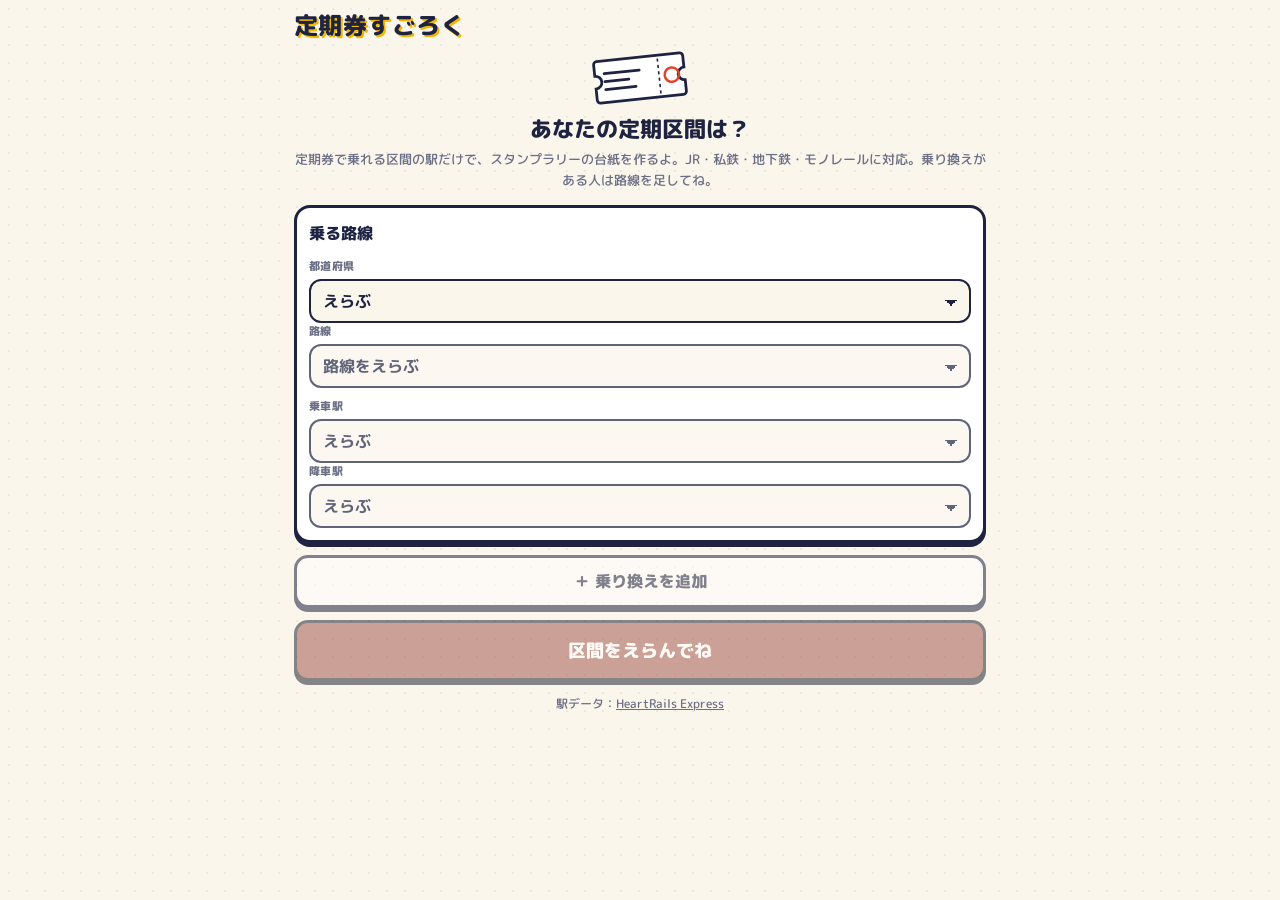
<file: frontend/index.html>
<!doctype html>
<html lang="ja">
<head>
  <meta charset="utf-8">
  <meta name="viewport" content="width=device-width, initial-scale=1, viewport-fit=cover">
  <meta name="theme-color" content="#fbf6ec">
  <meta name="description" content="定期券で行ける途中駅を、サイコロとビンゴで冒険しよう。">
  <title>定期券すごろく</title>
  <link rel="icon" href="data:image/svg+xml,<svg xmlns='http://www.w3.org/2000/svg' viewBox='0 0 100 100'><text y='.9em' font-size='90'>🎲</text></svg>">
  <link rel="preconnect" href="https://fonts.googleapis.com">
  <link rel="preconnect" href="https://fonts.gstatic.com" crossorigin>
  <link href="https://fonts.googleapis.com/css2?family=M+PLUS+Rounded+1c:wght@500;700;800&display=swap" rel="stylesheet">
  <link rel="stylesheet" href="css/style.css">
</head>
<body>
  <div id="app">
    <!-- ===== 最初の画面：定期券の区間えらび ===== -->
    <section id="screen-route" class="screen" hidden></section>

    <!-- ===== Step 1: 路線すごろく ===== -->
    <section id="screen-board" class="screen">
      <header class="app-head">
        <h1 class="logo">定期券すごろく</h1>
        <div class="head-tools">
          <button type="button" class="counter" id="counter" aria-label="スタンプ帳を開く"></button>
          <button type="button" class="icon-btn" id="btn-mute" aria-label="効果音"></button>
          <button type="button" class="icon-btn" id="btn-menu" aria-label="メニュー">⋯</button>
        </div>
      </header>

      <div id="resume-banner" hidden></div>

      <section class="setup" aria-label="今日の条件">
        <div class="field">
          <span class="field-label">進む方向</span>
          <div class="seg" id="seg-dir" role="group" aria-label="進む方向"></div>
        </div>
      </section>

      <section class="board-wrap" aria-label="スタンプラリー路線図">
        <ol id="route-legend" class="route-legend" aria-label="路線と乗り換え"></ol>
        <div id="board" class="board"></div>
        <div class="legend" aria-hidden="true">
          <span><i class="lg"></i>まだ空っぽ</span>
          <span><i class="lg lg-start"></i>乗車駅</span>
          <span><i class="lg lg-progress"></i>ビンゴ挑戦中</span>
          <span><i class="lg lg-explored"></i>スタンプGET</span>
          <span><i class="lg lg-perfect"></i>全マス制覇</span>
        </div>
      </section>

      <div class="dock">
        <div id="dice-host" class="dice-host"></div>
        <div class="dock-main">
          <div id="dock-msg" class="dock-msg" aria-live="polite">コマのいる駅から、出た目の数だけ進むよ</div>
          <button type="button" id="btn-roll" class="btn-primary big">🎲 サイコロを振る</button>
          <div id="dock-result" class="dock-result" hidden></div>
        </div>
      </div>
    </section>

    <!-- ===== Step 2/3: ビンゴ ===== -->
    <section id="screen-bingo" class="screen" hidden></section>

    <!-- ===== スタンプ帳 ===== -->
    <section id="screen-stamps" class="screen" hidden></section>
  </div>

  <!-- ミッション生成中 -->
  <div id="loading" class="loading" hidden role="status" aria-live="polite">
    <div class="loading-card">
      <div class="loading-rail" aria-hidden="true">
        <div class="loading-train">🚃</div>
      </div>
      <div class="loading-station"></div>
      <div class="loading-msg"></div>
    </div>
  </div>

  <!-- ミッション詳細シート -->
  <div id="sheet" class="sheet" hidden>
    <div class="sheet-panel" role="dialog" aria-modal="true" aria-labelledby="sheet-title" tabindex="-1">
      <button type="button" class="sheet-close" data-close aria-label="閉じる">×</button>
      <div class="sheet-body"></div>
    </div>
  </div>

  <!-- メニュー -->
  <div id="menu-sheet" class="sheet" hidden>
    <div class="sheet-panel" role="dialog" aria-modal="true" aria-label="メニュー" tabindex="-1">
      <button type="button" class="sheet-close" data-close aria-label="閉じる">×</button>
      <div class="sheet-body">
        <h2 class="sheet-title">メニュー</h2>
        <p class="small muted" id="mode-info"></p>
        <p class="small muted">進行状況はこの端末のブラウザ（localStorage）にだけ保存されます。</p>
        <button type="button" class="btn-primary" id="btn-pass-edit">定期区間を変更する</button>
        <button type="button" class="btn-secondary" id="btn-piece-home">🚃 コマを乗車駅に戻す</button>
        <button type="button" class="btn-danger" id="btn-reset">進行状況をリセット</button>
      </div>
    </div>
  </div>

  <input type="file" id="photo-input" accept="image/*" hidden>

  <script type="module" src="js/main.js"></script>
</body>
</html>
</file>
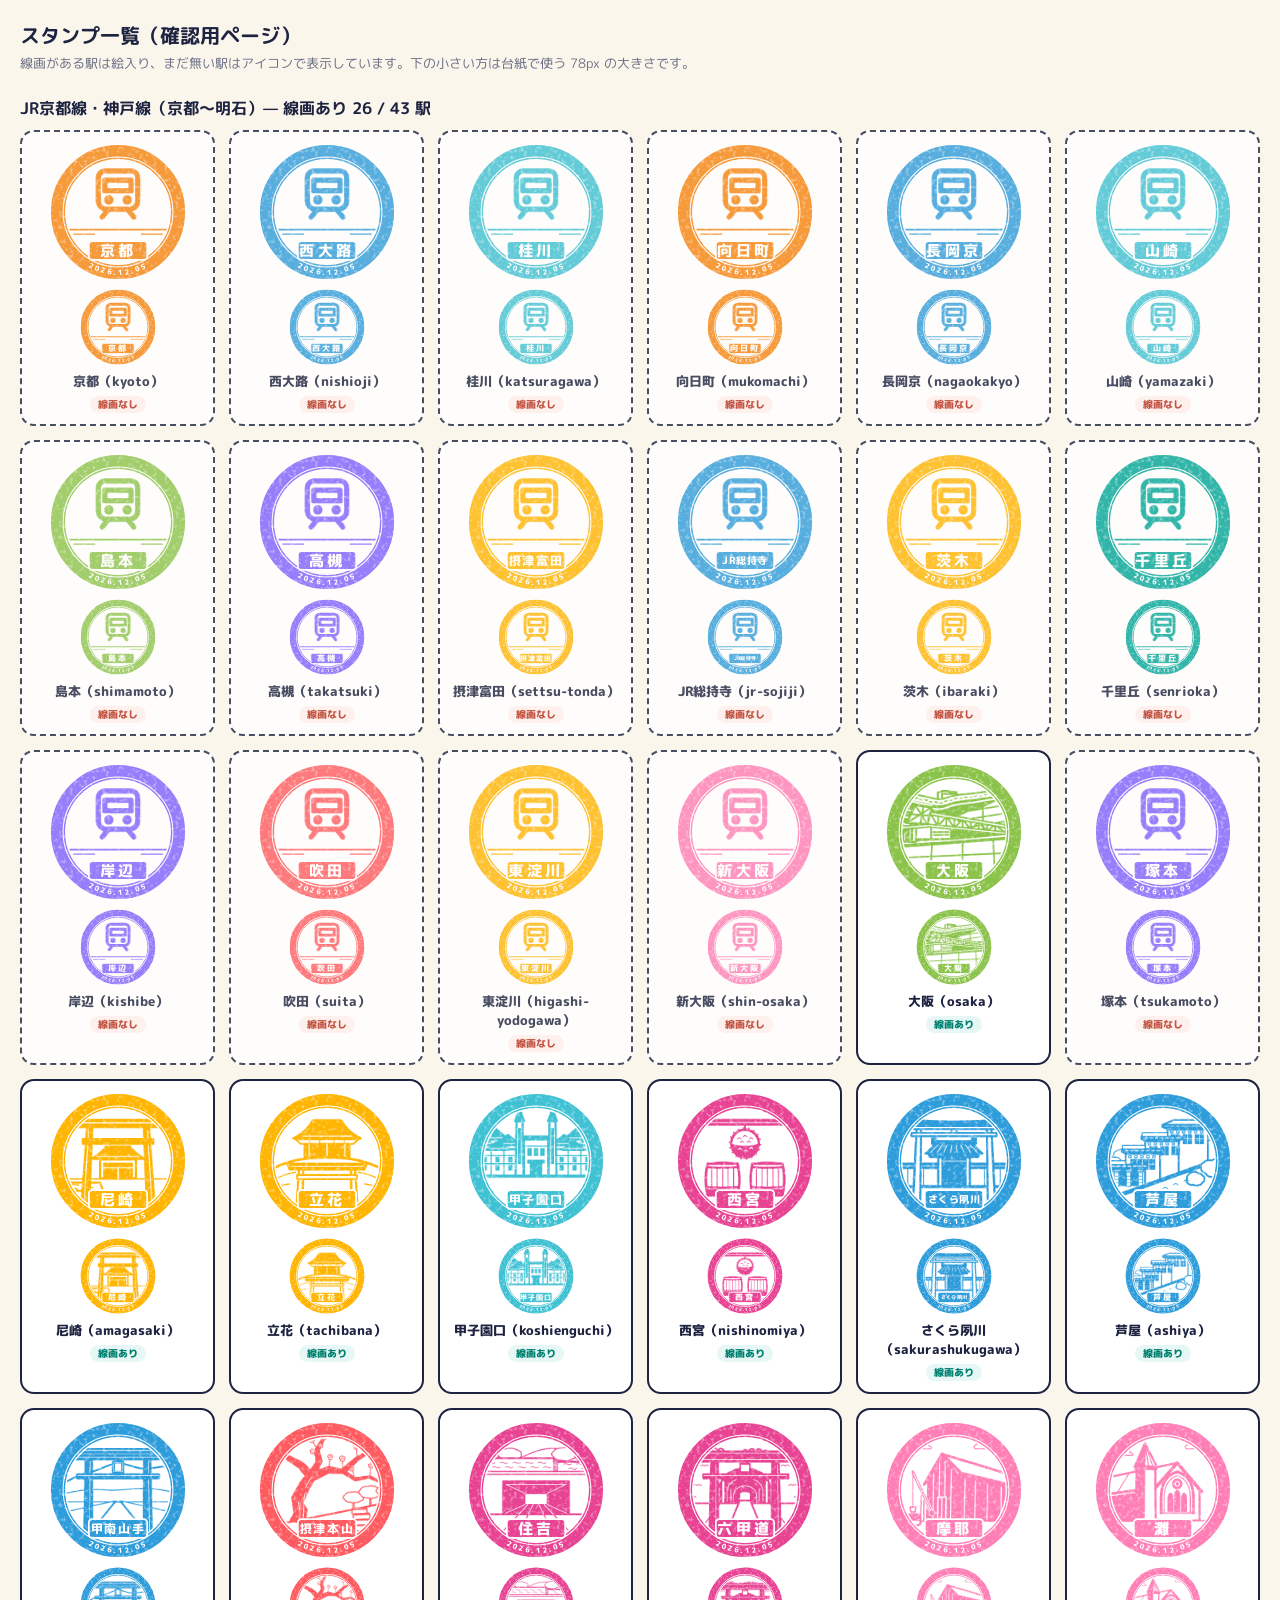
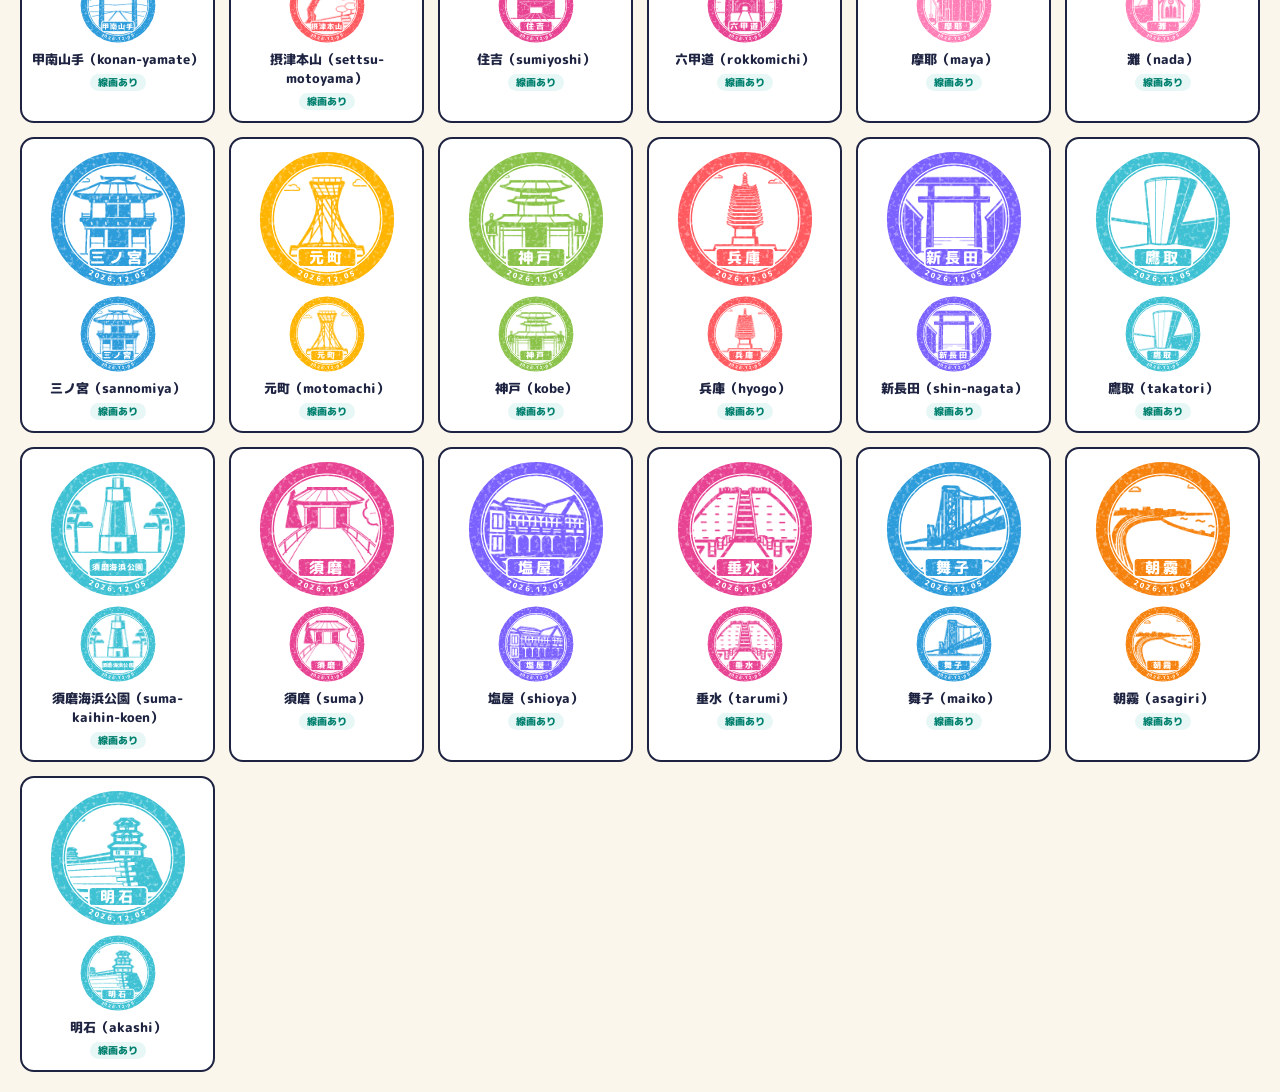
<file: frontend/stamp-preview.html>
<!doctype html>
<html lang="ja">
<head>
  <meta charset="utf-8">
  <meta name="viewport" content="width=device-width, initial-scale=1">
  <title>スタンプ一覧（確認用）</title>
  <link rel="preconnect" href="https://fonts.googleapis.com">
  <link rel="preconnect" href="https://fonts.gstatic.com" crossorigin>
  <link href="https://fonts.googleapis.com/css2?family=M+PLUS+Rounded+1c:wght@500;700;800&display=swap" rel="stylesheet">
  <style>
    body { margin: 0; padding: 20px; background: #fbf6ec; color: #1d2340; font-family: "M PLUS Rounded 1c", sans-serif; }
    h1 { font-size: 20px; margin: 0 0 4px; }
    p { margin: 0 0 16px; font-size: 13px; color: #6b6f85; }
    h2 { font-size: 16px; margin: 24px 0 10px; }
    .grid { display: grid; grid-template-columns: repeat(auto-fill, minmax(170px, 1fr)); gap: 14px; }
    .card { background: #fff; border: 2px solid #1d2340; border-radius: 14px; padding: 10px; text-align: center; }
    .card.missing { border-style: dashed; opacity: .8; }
    .big { width: 140px; height: 140px; margin: 0 auto; }
    .small { width: 78px; height: 78px; margin: 6px auto 0; }
    .big svg, .small svg { width: 100%; height: 100%; display: block; }
    .label { font-size: 13px; font-weight: 800; margin-top: 6px; }
    .tag { display: inline-block; font-size: 10px; font-weight: 800; padding: 1px 8px; border-radius: 999px; margin-top: 4px; }
    .ok { background: #e6f7f5; color: #00806f; }
    .ng { background: #fff1ee; color: #b52d1b; }
  </style>
</head>
<body>
  <h1>スタンプ一覧（確認用ページ）</h1>
  <p>線画がある駅は絵入り、まだ無い駅はアイコンで表示しています。下の小さい方は台紙で使う 78px の大きさです。</p>
  <div id="root"></div>
  <script type="module">
    import { LINES, paintColorFor } from "./js/data/lines.js";
    import { stampSvg, hasStampArt } from "./js/stamp.js";

    const root = document.getElementById("root");
    for (const line of LINES) {
      const done = line.stations.filter((s) => hasStampArt(s.id)).length;
      const h = document.createElement("h2");
      h.textContent = `${line.name}（${line.section}）— 線画あり ${done} / ${line.stations.length} 駅`;
      root.appendChild(h);
      const grid = document.createElement("div");
      grid.className = "grid";
      for (const st of line.stations) {
        const art = hasStampArt(st.id);
        const color = paintColorFor(st.id);
        const card = document.createElement("div");
        card.className = `card${art ? "" : " missing"}`;
        card.innerHTML = `
          <div class="big">${stampSvg({ station: st, color, category: "station", date: Date.now() })}</div>
          <div class="small">${stampSvg({ station: st, color, category: "station", date: Date.now() })}</div>
          <div class="label">${st.name}（${st.id}）</div>
          <span class="tag ${art ? "ok" : "ng"}">${art ? "線画あり" : "線画なし"}</span>`;
        grid.appendChild(card);
      }
      root.appendChild(grid);
    }
  </script>
</body>
</html>
</file>
<file: frontend/css/style.css>
/* ============================================
   定期券すごろく＆駅ビンゴ
   テーマ：すごろく盤 × 駅名標 × 駅スタンプ
   ============================================ */
:root {
  --paper: #fbf6ec;
  --paper-2: #f3ead7;
  --card: #ffffff;
  --ink: #1d2340;
  --sub: #6b6f85;
  --line-color: #0072bc;
  --accent: #e2412b;      /* 朱色（スタンプ） */
  --accent-dk: #b52d1b;
  --gold: #f2b705;
  --ok: #00a699;
  --radius: 16px;
  --shadow: 0 4px 0 var(--ink);
  --font: "M PLUS Rounded 1c", "Hiragino Maru Gothic ProN", "Hiragino Sans", "Noto Sans JP", system-ui, sans-serif;
  --dock-h: 104px;
}

* { box-sizing: border-box; }
html { -webkit-text-size-adjust: 100%; touch-action: manipulation; } /* iPhone のダブルタップ拡大を止める（2本指の拡大はそのまま） */
button, a, select, label, .slot, .bcell { touch-action: manipulation; }
.sr-only { position: absolute; width: 1px; height: 1px; padding: 0; margin: -1px; overflow: hidden; clip: rect(0 0 0 0); white-space: nowrap; border: 0; }
body {
  margin: 0;
  font-family: var(--font);
  font-weight: 500;
  color: var(--ink);
  background-color: var(--paper);
  background-image: radial-gradient(rgba(29, 35, 64, .07) 1.2px, transparent 1.2px);
  background-size: 18px 18px;
  min-height: 100dvh;
  -webkit-tap-highlight-color: transparent;
}
button, select, input { font: inherit; color: inherit; }
button { cursor: pointer; }
[hidden] { display: none !important; }
:focus-visible { outline: 3px solid var(--gold); outline-offset: 2px; }
.small { font-size: 12px; }
.muted { color: var(--sub); }

#app { max-width: 720px; margin: 0 auto; }
.screen { padding: 12px 14px calc(var(--dock-h) + 28px); }
#screen-bingo, #screen-stamps, #screen-route { padding-bottom: 40px; }

/* ---------- ボタン ---------- */
.btn-primary, .btn-secondary, .btn-danger {
  display: inline-flex; align-items: center; justify-content: center; gap: 6px;
  border: 3px solid var(--ink);
  border-radius: 14px;
  padding: 12px 18px;
  font-weight: 800;
  box-shadow: var(--shadow);
  transition: transform .08s, box-shadow .08s, filter .15s;
  width: 100%;
}
.btn-primary { background: var(--accent); color: #fff; }
.btn-secondary { background: var(--card); }
.btn-danger { background: #fff; color: var(--accent-dk); border-color: var(--accent-dk); box-shadow: 0 4px 0 var(--accent-dk); margin-top: 12px; }
.btn-primary:active, .btn-secondary:active, .btn-danger:active { transform: translateY(3px); box-shadow: 0 1px 0 var(--ink); }
.btn-primary:disabled { filter: grayscale(.6) brightness(1.1); cursor: wait; }
.btn-primary.big { font-size: 18px; padding: 14px 18px; }
.btn-ghost {
  background: transparent; border: 2px solid transparent; border-radius: 12px;
  padding: 8px 10px; font-weight: 700; color: var(--ink);
}
.btn-ghost:hover { background: rgba(29, 35, 64, .06); }
.btn-ghost.small { font-size: 13px; color: var(--sub); }
.icon-btn {
  width: 38px; height: 38px; border-radius: 12px;
  border: 2px solid var(--ink); background: var(--card);
  font-size: 18px; line-height: 1; display: grid; place-items: center;
}

/* ---------- ヘッダー ---------- */
.app-head { display: flex; align-items: center; justify-content: space-between; gap: 6px; margin: 4px 0 12px; }
.head-tools { flex: none; }
.logo {
  margin: 0; min-width: 0; white-space: nowrap;
  font-size: clamp(19px, 6vw, 24px); font-weight: 800; letter-spacing: .02em; line-height: 1.1;
  text-shadow: 2px 2px 0 var(--gold);
}
.head-tools { display: flex; align-items: center; gap: 6px; }
.counter {
  display: inline-flex; align-items: center; gap: 4px;
  font-size: 12px; font-weight: 700; padding: 4px 9px 4px 5px; height: 38px;
  border: 2px solid var(--ink); border-radius: 999px; background: var(--card); white-space: nowrap;
}
.counter svg { display: block; flex: none; color: var(--accent); }
.counter b { color: var(--accent); font-size: 15px; }
.counter:hover { background: var(--paper); }

/* ---------- 続きバナー ---------- */
#resume-banner { margin-bottom: 10px; }
.resume-btn {
  width: 100%; display: flex; align-items: center; gap: 6px; text-align: left;
  background: var(--gold); border: 3px solid var(--ink); border-radius: 14px;
  padding: 10px 12px; font-weight: 700; box-shadow: var(--shadow); font-size: 14px;
}
.resume-btn span { margin-left: auto; font-weight: 800; white-space: nowrap; }

/* ---------- 条件設定（開け閉めできる） ---------- */
.setup {
  background: var(--card); border: 3px solid var(--ink); border-radius: var(--radius);
  box-shadow: var(--shadow); padding: 10px 12px;
}
.field { display: grid; gap: 4px; min-width: 0; }
.field-label { font-size: 11px; font-weight: 800; color: var(--sub); letter-spacing: .04em; }
.icon-btn svg { display: block; }
.icon-btn.is-muted { color: var(--sub); }
select {
  appearance: none; width: 100%;
  border: 2px solid var(--ink); border-radius: 12px; background: var(--paper);
  padding: 9px 34px 9px 12px; font-weight: 700; font-size: 16px; /* 16px 未満だと iPhone が勝手に拡大する */
  background-image: linear-gradient(45deg, transparent 50%, var(--ink) 50%), linear-gradient(135deg, var(--ink) 50%, transparent 50%);
  background-position: calc(100% - 18px) 55%, calc(100% - 12px) 55%;
  background-size: 6px 6px; background-repeat: no-repeat;
}
.seg { display: flex; border: 2px solid var(--ink); border-radius: 12px; overflow: hidden; background: var(--paper); }
.seg button {
  flex: 1; border: 0; background: transparent; padding: 8px 4px; font-weight: 700; font-size: 13px;
  white-space: nowrap; min-width: 0; overflow: hidden; text-overflow: ellipsis;
}
.seg button + button { border-left: 2px solid var(--ink); }
.seg button.on { background: var(--ink); color: #fff; }

/* ---------- スタンプラリー路線図 ---------- */
.board-wrap { margin-top: 16px; }
.board {
  position: relative;
  min-height: 300px;
  border: 3px solid var(--ink);
  border-radius: 24px;
  overflow: hidden;
  background-color: #bfe7f6;
  background-image:
    radial-gradient(circle at 20% 30%, rgba(255,255,255,.55) 0 2px, transparent 3px),
    radial-gradient(circle at 70% 80%, rgba(255,255,255,.45) 0 1.5px, transparent 2.5px),
    linear-gradient(180deg, #d6f1fb 0%, #bfe7f6 45%, #a9def2 100%);
  background-size: 34px 34px, 26px 26px, 100% 100%;
  box-shadow: var(--shadow), inset 0 0 0 5px rgba(255, 255, 255, .55);
}
.map-banner {
  position: absolute; left: 50%; top: 14px; transform: translateX(-50%) rotate(-1.5deg); z-index: 3;
  display: flex; flex-direction: column; align-items: center; gap: 0;
  padding: 6px 26px 7px;
  background: #fff; border: 3px solid var(--ink); border-radius: 14px;
  box-shadow: 0 4px 0 var(--ink);
  white-space: nowrap;
}
.map-banner::before, .map-banner::after {
  content: ""; position: absolute; top: 10px; width: 22px; height: 30px; background: var(--accent);
  border: 3px solid var(--ink); z-index: -1;
}
.map-banner::before { left: -16px; clip-path: polygon(0 0, 100% 0, 100% 100%, 0 100%, 40% 50%); }
.map-banner::after { right: -16px; clip-path: polygon(0 0, 100% 0, 60% 50%, 100% 100%, 0 100%); }
.map-banner-line {
  font-size: 11px; font-weight: 800; color: #fff; background: var(--line-color);
  padding: 1px 10px; border-radius: 999px; margin-bottom: 1px;
}
.map-banner-title {
  font-size: 24px; font-weight: 800; letter-spacing: .08em; color: var(--accent);
  text-shadow: 2px 2px 0 var(--gold);
}
.map-banner-sec { font-size: 10px; font-weight: 700; color: var(--sub); }

.board-track { position: absolute; left: 0; top: 0; pointer-events: none; z-index: 0; overflow: visible; }
.track-halo { fill: none; stroke: #fff; stroke-width: 18; stroke-linecap: round; opacity: .8; }
.track-base { fill: none; stroke: var(--ink); stroke-width: 14; stroke-linecap: round; }
.track-line { fill: none; stroke-width: 10; stroke-linecap: butt; }
.track-walk { fill: none; stroke: #c9c5b8; stroke-width: 10; }
.track-ties { fill: none; stroke: #fff; stroke-width: 3; stroke-dasharray: 11 11; opacity: .85; }
.deco-cloud ellipse { fill: #fff; opacity: .9; }
.deco-mt { fill: #6cc68a; stroke: var(--ink); stroke-width: 2; stroke-linejoin: round; }
.deco-mt2 { fill: #4fae73; stroke: var(--ink); stroke-width: 2; stroke-linejoin: round; }
.deco-snow { fill: #fff; }
.deco-trunk { fill: #8a5a3b; }
.deco-tree { fill: #5bbf74; stroke: var(--ink); stroke-width: 2; }
.deco-tree2 { fill: #8bd36d; stroke: var(--ink); stroke-width: 2; }
.deco-wave path { fill: none; stroke: #fff; stroke-width: 2.5; stroke-linecap: round; opacity: .85; }
.deco-sun { fill: #ffd34d; stroke: var(--ink); stroke-width: 2; }
.deco-ray path { stroke: #ffb400; stroke-width: 3; stroke-linecap: round; }

/* スタンプ台 */
.slot {
  --size: 78px;
  position: absolute; z-index: 1;
  width: var(--size); height: var(--size);
  margin: calc(var(--size) / -2) 0 0 calc(var(--size) / -2);
  padding: 0; border: 0; background: none;
  display: grid; place-items: center;
  border-radius: 50%;
  transition: transform .15s;
}
.slot.major { --size: 96px; }
.slot:active { transform: scale(.95); }
.slot-paper {
  position: absolute; inset: 0; border-radius: 50%;
  background: #fffdf7;
  border: 3px solid var(--ink);
  box-shadow: 0 4px 0 var(--ink);
}
.slot-paper::after {
  content: ""; position: absolute; inset: 5px; border-radius: 50%;
  border: 2px dashed rgba(29, 35, 64, .25);
}
.slot-no { position: absolute; top: 15%; font-size: 9px; font-weight: 800; color: var(--sub); letter-spacing: .05em; }
.slot-name { position: relative; font-weight: 800; line-height: 1.1; text-align: center; max-width: 80%; word-break: break-all; }
.slot.major .slot-name { font-size: 18px !important; }
.slot-meta { position: absolute; bottom: 17%; font-size: 9px; font-weight: 800; color: rgba(29, 35, 64, .35); letter-spacing: .1em; }
.slot-flag {
  position: absolute; top: -12px; left: 50%; transform: translateX(-50%); z-index: 2;
  background: var(--gold); border: 2px solid var(--ink); border-radius: 999px;
  font-size: 10px; font-weight: 800; padding: 1px 8px; white-space: nowrap;
}
.slot.is-start .slot-paper { background: #fff4c2; }
.slot.is-progress .slot-paper { border-color: var(--paint); box-shadow: 0 4px 0 var(--paint); }
.slot.is-progress .slot-paper::after { border-color: var(--paint); border-width: 3px; opacity: .6; }
.slot.is-progress .slot-meta { color: var(--paint); font-size: 11px; filter: brightness(.85); }

.slot.is-explored .slot-paper { background: #fff; }
.slot.is-explored .slot-paper::after { display: none; }
.stamp-wrap {
  position: absolute; inset: 3px; display: block;
  transform: rotate(var(--tilt, 0deg));
}
.stamp-svg { width: 100%; height: 100%; display: block; overflow: visible; }
.stamp-svg text { font-family: var(--font); font-weight: 800; }
.slot-crown {
  position: absolute; top: -8px; right: -4px; font-size: 22px; color: var(--gold);
  -webkit-text-stroke: 1.5px var(--ink); z-index: 2;
}
.slot.is-perfect .slot-paper { box-shadow: 0 0 0 4px var(--gold), 0 6px 0 4px var(--ink); }

/* ハンコを押す演出 */
.hanko {
  position: absolute; z-index: 6; pointer-events: none;
  transform-origin: 50% 100%;
  opacity: 0;
  filter: drop-shadow(3px 6px 0 rgba(29, 35, 64, .25));
}
.hanko svg { width: 100%; height: 100%; display: block; overflow: visible; }
.hanko-shadow {
  position: absolute; z-index: 2; pointer-events: none; border-radius: 50%;
  background: radial-gradient(closest-side, rgba(29, 35, 64, .45), rgba(29, 35, 64, 0));
  opacity: 0;
}
.slot.inked .stamp-wrap { animation: ink-in .35s ease-out both; }
.slot.inked::after {
  content: ""; position: absolute; inset: -6px; border-radius: 50%;
  border: 4px solid var(--paint); animation: ink-ring .7s ease-out both; pointer-events: none;
}
.slot.inked .slot-paper { animation: slot-thud .25s ease-out; }
@keyframes ink-in {
  0% { opacity: 0; transform: scale(1.06) rotate(var(--tilt)); }
  30% { opacity: 1; }
  100% { opacity: 1; transform: scale(1) rotate(var(--tilt)); }
}
@keyframes ink-ring { from { transform: scale(.85); opacity: .9; } to { transform: scale(1.7); opacity: 0; } }
@keyframes slot-thud { 0%, 100% { scale: 1; } 40% { scale: .93; } }

.slot.spotlight .slot-paper { animation: spot 1.1s ease-out 2; }
@keyframes spot {
  0% { box-shadow: 0 0 0 0 rgba(242, 183, 5, .95), 0 4px 0 var(--ink); }
  100% { box-shadow: 0 0 0 22px rgba(242, 183, 5, 0), 0 4px 0 var(--ink); }
}

/* コマ */
.piece { position: absolute; left: 0; top: 0; width: 0; height: 0; z-index: 4; pointer-events: none; }
.piece-body {
  position: absolute; left: 12px; top: -66px; width: 34px; height: 34px;
  border-radius: 50% 50% 50% 0; transform: rotate(-45deg);
  background: var(--accent); border: 3px solid var(--ink);
  display: grid; place-items: center;
  box-shadow: 2px 2px 0 var(--ink);
}
.piece-face { transform: rotate(45deg); font-size: 16px; line-height: 1; }
.piece-shadow {
  position: absolute; left: 17px; top: -30px; width: 18px; height: 5px; border-radius: 50%;
  background: rgba(0, 0, 0, .25);
}
.piece.hop .piece-body { animation: hop .32s ease-out; }
@keyframes hop {
  0% { translate: 0 0; } 45% { translate: 14px -18px; } 100% { translate: 0 0; }
}
.piece.warp { opacity: 0; transition: opacity .18s; }
.piece { transition: opacity .18s; }

.legend { display: flex; flex-wrap: wrap; gap: 6px 14px; justify-content: center; margin-top: 10px; font-size: 11px; color: var(--sub); font-weight: 700; }
.legend span { display: inline-flex; align-items: center; gap: 4px; }
.lg { width: 14px; height: 14px; border-radius: 50%; border: 2px solid var(--ink); display: inline-block; background: #fffdf7; }
.lg-start { background: #fff4c2; }
.lg-progress { border-color: #ff5a5f; border-style: dashed; }
.lg-explored { border: 3px double var(--accent); }
.lg-perfect { box-shadow: 0 0 0 2px var(--gold); }

/* ---------- サイコロ dock ---------- */
.dock {
  position: fixed; left: 0; right: 0; bottom: 0; z-index: 20;
  display: flex; align-items: center; gap: 14px;
  max-width: 720px; margin: 0 auto;
  padding: 12px 16px calc(12px + env(safe-area-inset-bottom));
  background: var(--card);
  border-top: 3px solid var(--ink);
  border-radius: 22px 22px 0 0;
  box-shadow: 0 -6px 20px rgba(29, 35, 64, .12);
}
.dock-main { flex: 1; display: grid; gap: 8px; min-width: 0; }
.dock-msg { font-size: 13px; font-weight: 700; color: var(--sub); min-height: 20px; display: flex; align-items: baseline; flex-wrap: wrap; gap: 0 6px; }
.dock-msg .big-num { font-size: 22px; color: var(--accent); }
.land-kana { font-size: 10px; width: 100%; color: var(--sub); }
.land-name { font-size: 22px; font-weight: 800; color: var(--ink); }
.land-tag { font-size: 11px; background: var(--ok); color: #fff; padding: 2px 8px; border-radius: 999px; }
.dock-result { display: grid; grid-template-columns: 1fr auto; gap: 6px; align-items: center; }
.dock-result .btn-primary, .dock-result .btn-ghost { white-space: nowrap; }

.dice-host { width: 72px; height: 72px; flex: none; display: grid; place-items: center; }
/* 振っている間だけ画面中央に大きく。ドック内の場所は .dice-host の幅で確保したまま */
.dice-host.center-stage { position: relative; z-index: 60; }
.dice-host.center-stage .dice-scene {
  position: fixed; left: 50%; top: 50%; margin: -28px 0 0 -28px;
  scale: var(--dice-zoom); z-index: 60;
}
.dice-host.center-stage::before {
  content: ""; position: fixed; inset: 0; background: rgba(29, 35, 64, .55); animation: dice-dim .15s ease-out;
}
@keyframes dice-dim { from { opacity: 0; } }
.dice-scene { width: 56px; height: 56px; perspective: 360px; --dice-zoom: 3.4; }
.dice-scene.rolling { animation: dice-bounce .42s ease-in-out 3; }
.dice-scene.landed { animation: dice-land .3s ease-out; }
@keyframes dice-bounce { 0%, 100% { translate: 0 0; } 50% { translate: 0 -60px; } }
@keyframes dice-land { 0% { transform: scale(1.15); } 100% { transform: scale(1); } }
.dice-cube { position: relative; width: 100%; height: 100%; transform-style: preserve-3d; }
.dice-face {
  position: absolute; inset: 0;
  background: #fff; border: 3px solid var(--ink); border-radius: 12px;
  display: grid; grid-template-columns: repeat(3, 1fr); grid-template-rows: repeat(3, 1fr);
  padding: 6px; gap: 1px;
  backface-visibility: hidden;
}
.dice-face span { display: grid; place-items: center; }
.dice-face .pip::before { content: ""; width: 9px; height: 9px; border-radius: 50%; background: var(--ink); }
.dice-face.one .pip::before { width: 18px; height: 18px; background: var(--accent); }
.dice-face.front { transform: translateZ(28px); }
.dice-face.back { transform: rotateY(180deg) translateZ(28px); }
.dice-face.right { transform: rotateY(90deg) translateZ(28px); }
.dice-face.left { transform: rotateY(-90deg) translateZ(28px); }
.dice-face.top { transform: rotateX(90deg) translateZ(28px); }
.dice-face.bottom { transform: rotateX(-90deg) translateZ(28px); }

/* ---------- ビンゴ画面 ---------- */
.bingo-top { display: flex; justify-content: space-between; align-items: center; margin-bottom: 8px; }
.badge { font-size: 11px; font-weight: 800; padding: 4px 10px; border-radius: 999px; border: 2px solid var(--ink); }
.badge-ai { background: linear-gradient(90deg, #4285f4, #9b72cb, #d96570); color: #fff; border-color: transparent; }
.badge-demo { background: var(--paper-2); color: var(--sub); }

/* 駅名標 */
.ekimei {
  position: relative;
  background: #fff; border: 3px solid var(--ink); border-radius: 14px; overflow: hidden;
  text-align: center; box-shadow: var(--shadow); margin-bottom: 12px;
}
.ekimei-kana { font-size: 13px; font-weight: 700; padding-top: 10px; color: var(--sub); letter-spacing: .1em; }
.ekimei-name { margin: 0; font-size: clamp(38px, 12vw, 56px); font-weight: 800; letter-spacing: .12em; line-height: 1.1; }
.ekimei-romaji { font-size: 13px; font-weight: 700; color: var(--sub); padding-bottom: 8px; letter-spacing: .05em; }
.ekimei-bar {
  display: grid; grid-template-columns: 1fr auto 1fr; align-items: center; gap: 6px;
  background: var(--line-color); color: #fff; padding: 6px 10px; font-size: 13px; font-weight: 800;
}
.ekimei-prev { text-align: left; }
.ekimei-next { text-align: right; }
.ekimei-line { font-size: 11px; background: rgba(255, 255, 255, .2); padding: 2px 8px; border-radius: 999px; }

.bingo-status { display: flex; gap: 8px; flex-wrap: wrap; font-size: 12px; font-weight: 700; margin-bottom: 10px; }
.bingo-status > span { background: var(--card); border: 2px solid var(--ink); border-radius: 999px; padding: 4px 10px; }
.bingo-score { margin-left: auto; }
.bingo-score b { color: var(--accent); font-size: 14px; }

.bingo-grid { display: grid; grid-template-columns: repeat(3, 1fr); gap: 8px; }
.bcell {
  position: relative; aspect-ratio: 1 / 1; overflow: hidden;
  background: var(--card); border: 3px solid var(--ink); border-radius: 14px;
  box-shadow: var(--shadow);
  display: flex; flex-direction: column; align-items: center; justify-content: center;
  gap: 4px; padding: 6px 4px; text-align: center;
  transition: transform .1s;
}
.bcell:active { transform: translateY(2px); }
.bcell.free { background: #fff4c2; }
.bcell-icon { font-size: clamp(22px, 7vw, 30px); line-height: 1; position: relative; }
.phrased { word-break: keep-all; overflow-wrap: anywhere; }
.bcell-title { font-size: clamp(11px, 3.2vw, 14px); font-weight: 800; line-height: 1.25; position: relative; text-wrap: balance;
  display: -webkit-box; -webkit-line-clamp: 3; -webkit-box-orient: vertical; overflow: hidden; }
.bcell-walk { font-size: 10px; font-weight: 700; color: var(--sub); position: relative; }
.bcell.has-photo { padding: 0 0 5px; justify-content: flex-start; gap: 3px; }
.bcell-photo { position: relative; flex: 1 1 0; min-height: 0; width: 100%; display: block; background: var(--paper); border-bottom: 2px solid var(--ink); }
.bcell-photo img { position: absolute; inset: 0; width: 100%; height: 100%; object-fit: cover; display: block; }
.bcell.has-photo .bcell-title { padding: 0 4px; -webkit-line-clamp: 2; font-size: clamp(10px, 2.9vw, 13px); }
.bcell.opened { background: color-mix(in srgb, var(--paint) 18%, #fff); }
.bcell.opened .bcell-icon, .bcell.opened .bcell-title, .bcell.opened .bcell-walk { opacity: .28; }
.bcell.has-photo.opened .bcell-title, .bcell.has-photo.opened .bcell-walk { opacity: 1; }
.bcell.has-photo .stamp { inset: 3px 3px auto auto; width: 42%; aspect-ratio: 1; }
.bcell.has-photo .stamp span { width: 100%; font-size: clamp(10px, 3vw, 13px); border-width: 3px; background: rgba(255, 255, 255, .85); }
.bcell.in-line { border-color: var(--accent); box-shadow: 0 4px 0 var(--accent); }

/* 駅スタンプ風の判子 */
.stamp {
  position: absolute; inset: 0; display: grid; place-items: center; pointer-events: none;
}
.stamp span {
  width: 68%; aspect-ratio: 1; border-radius: 50%;
  display: grid; place-items: center;
  border: 4px double var(--accent); color: var(--accent);
  font-weight: 800; font-size: clamp(14px, 4.4vw, 20px); letter-spacing: .05em;
  transform: rotate(-14deg);
  background: rgba(255, 255, 255, .7);
}
.bcell.just-opened .stamp span { animation: stamp-in .45s cubic-bezier(.2, 1.4, .4, 1); }
.bcell.just-opened { animation: thud .35s .12s; }
@keyframes stamp-in {
  0% { transform: scale(2.6) rotate(-50deg); opacity: 0; }
  70% { transform: scale(.92) rotate(-12deg); opacity: 1; }
  100% { transform: scale(1) rotate(-14deg); }
}
@keyframes thud { 0%, 100% { translate: 0 0; } 40% { translate: 0 3px; } }
.bcell.flash { animation: flash .35s ease-in-out 4 alternate; }
@keyframes flash { from { background: #fff; } to { background: var(--gold); } }

.bingo-help { font-size: 12px; color: var(--sub); text-align: center; margin: 14px 4px 4px; }
.bingo-actions { display: flex; justify-content: center; }

/* ---------- シート ---------- */
.sheet {
  position: fixed; inset: 0; z-index: 50;
  background: rgba(29, 35, 64, 0); transition: background .2s;
  display: flex; align-items: flex-end; justify-content: center;
}
.sheet.open { background: rgba(29, 35, 64, .45); }
.sheet-panel {
  position: relative; width: 100%; max-width: 560px; max-height: 88dvh; overflow: auto;
  background: var(--card); border: 3px solid var(--ink); border-bottom: 0;
  border-radius: 22px 22px 0 0; padding: 20px 18px calc(20px + env(safe-area-inset-bottom));
  transform: translateY(100%); transition: transform .22s cubic-bezier(.3, .8, .3, 1);
  outline: none;
}
.sheet.open .sheet-panel { transform: translateY(0); }
.sheet-close {
  position: absolute; right: 12px; top: 10px; width: 34px; height: 34px; border-radius: 50%;
  border: 2px solid var(--ink); background: var(--paper); font-size: 20px; line-height: 1;
}
.sheet-head { display: flex; gap: 12px; align-items: center; padding-right: 36px; }
.sheet-icon {
  font-size: 30px; width: 56px; height: 56px; flex: none; display: grid; place-items: center;
  background: var(--paper); border: 2px solid var(--ink); border-radius: 14px;
}
.sheet-my-photo { display: block; width: 100%; max-height: 260px; object-fit: cover; margin-top: 12px; border: 2px solid var(--ink); border-radius: 12px; }
.sheet-title { margin: 0; font-size: 19px; font-weight: 800; line-height: 1.3; }
.sheet-spot { font-size: 13px; font-weight: 700; color: var(--sub); margin-top: 2px; }
.sheet-desc { font-size: 14px; line-height: 1.7; margin: 14px 0 8px; }
.sheet-facts { display: flex; gap: 8px; flex-wrap: wrap; font-size: 12px; font-weight: 700; }
.sheet-facts span { background: var(--paper); border-radius: 999px; padding: 4px 10px; }
.sheet-hint { font-size: 12px; color: var(--sub); margin: 8px 0 0; }
.btn-map {
  display: block; text-align: center; margin: 14px 0 6px; padding: 11px;
  border-radius: 12px; background: var(--line-color); color: #fff; font-weight: 800; text-decoration: none;
  border: 3px solid var(--ink);
}
.sheet-actions { display: grid; gap: 10px; margin-top: 12px; }
.sheet-actions.busy { opacity: .4; pointer-events: none; }
.sheet-result:empty { display: none; }
.sheet-result { margin-top: 12px; }
.done-box { display: flex; gap: 10px; align-items: center; padding: 12px; border-radius: 12px; font-size: 13px; }
.done-box { background: #e6f7f5; border: 2px solid var(--ok); }

/* ---------- ビンゴ演出 ---------- */
#screen-bingo.locked { pointer-events: none; }
.ekimei-stamp {
  position: absolute; right: 8px; top: 8px; width: 74px; height: 74px; opacity: .92;
  transform: rotate(var(--tilt, -10deg)); pointer-events: none;
}
.confetti-canvas { position: fixed; inset: 0; width: 100vw; height: 100vh; pointer-events: none; z-index: 70; }

/* ---------- ローディング ---------- */
.loading {
  position: fixed; inset: 0; z-index: 55; display: grid; place-items: center;
  background: rgba(251, 246, 236, .92); backdrop-filter: blur(3px);
}
.loading-card { text-align: center; width: min(86vw, 360px); }
.loading-rail { position: relative; height: 46px; margin-bottom: 14px; overflow: hidden; }
.loading-rail::after {
  content: ""; position: absolute; left: 0; right: 0; bottom: 8px; height: 8px;
  background: repeating-linear-gradient(90deg, var(--ink) 0 14px, #fff 14px 28px);
  border: 2px solid var(--ink); border-radius: 4px;
}
.loading-train { position: absolute; bottom: 14px; font-size: 32px; animation: train 2.2s linear infinite; }
@keyframes train { from { left: -50px; } to { left: 100%; } }
.loading-station { font-size: 30px; font-weight: 800; letter-spacing: .1em; }
.loading-msg { font-size: 14px; font-weight: 700; color: var(--sub); margin-top: 6px; min-height: 20px; }

/* ---------- BINGO!!! ---------- */
.bingo-burst {
  position: fixed; inset: 0; z-index: 65; overflow: hidden; pointer-events: none;
  display: grid; place-items: center;
  background: radial-gradient(circle, rgba(29, 35, 64, .55), rgba(29, 35, 64, .82));
  animation: bb-in .2s ease-out, bb-out .35s ease-in 2.15s forwards;
}
.bb-rays {
  position: absolute; left: 50%; top: 50%; width: 220vmax; height: 220vmax; margin: -110vmax 0 0 -110vmax;
  background: repeating-conic-gradient(rgba(255, 196, 0, .5) 0 12deg, transparent 12deg 24deg);
  -webkit-mask-image: radial-gradient(circle, #000 10%, transparent 55%);
  mask-image: radial-gradient(circle, #000 10%, transparent 55%);
  animation: bb-spin 7s linear infinite;
}
.bb-ring {
  position: absolute; left: 50%; top: 50%; width: 30vmin; height: 30vmin; margin: -15vmin 0 0 -15vmin;
  border: 10px solid var(--gold); border-radius: 50%; opacity: 0;
  animation: bb-ring .9s ease-out .35s;
}
.bb-ring-2 { border-color: #fff; animation-delay: .6s; }
.bb-stars { position: absolute; inset: 0; }
.bb-stars i {
  position: absolute; left: 50%; top: 50%; font-style: normal; font-size: clamp(18px, 5vmin, 34px);
  color: var(--gold); text-shadow: 0 0 10px rgba(255, 255, 255, .9); opacity: 0;
  animation: bb-star 1.1s ease-out calc(.45s + var(--d)) both;
}
.bb-center { position: relative; text-align: center; }
.bb-word {
  display: flex; justify-content: center; white-space: nowrap;
  font-size: clamp(50px, 15.5vw, 116px); font-weight: 800; line-height: 1;
  filter: drop-shadow(0 6px 0 var(--ink)) drop-shadow(0 0 22px rgba(255, 220, 90, .85));
}
.bb-word span {
  display: inline-block; color: var(--gold); paint-order: stroke fill;
  -webkit-text-stroke: .1em var(--ink);
  animation: bb-drop .5s cubic-bezier(.2, 1.5, .4, 1) calc(var(--i) * 65ms) both,
    bb-bob .34s ease-in-out calc(.85s + var(--i) * 45ms) 4 alternate;
}
.bb-word span:nth-child(1) { color: #ff5a5f; }
.bb-word span:nth-child(2) { color: #ffb400; }
.bb-word span:nth-child(3) { color: #3ec1d3; }
.bb-word span:nth-child(4) { color: #8bc34a; }
.bb-word span:nth-child(5) { color: #ff7eb6; }
.bb-word span:nth-child(n+6) { color: #fff; }
.bb-sub {
  display: inline-block; margin-top: 16px; padding: 6px 20px; border: 3px solid var(--ink); border-radius: 999px;
  background: #fff; box-shadow: var(--shadow); font-size: clamp(16px, 4.6vw, 24px); font-weight: 800;
  animation: bb-pop .4s cubic-bezier(.2, 1.6, .4, 1) .75s both;
}
.bb-flash { position: absolute; inset: 0; background: #fff; opacity: 0; animation: bb-flash .4s ease-out; }
@keyframes bb-in { from { opacity: 0; } }
@keyframes bb-out { to { opacity: 0; } }
@keyframes bb-spin { to { rotate: 360deg; } }
@keyframes bb-ring { from { opacity: .9; scale: .3; } to { opacity: 0; scale: 3.4; } }
@keyframes bb-star {
  0% { opacity: 1; transform: translate(-50%, -50%) scale(.3); }
  70% { opacity: 1; }
  100% { opacity: 0; transform: translate(calc(-50% + var(--dx)), calc(-50% + var(--dy))) scale(1.2) rotate(200deg); }
}
@keyframes bb-drop { from { opacity: 0; transform: translateY(-70vh) scale(2.2) rotate(-30deg); } }
@keyframes bb-bob { to { translate: 0 -.12em; } }
@keyframes bb-pop { from { opacity: 0; transform: scale(.3); } }
@keyframes bb-flash { from { opacity: .85; } to { opacity: 0; } }

/* ---------- 路線の凡例 ---------- */
.route-legend { list-style: none; margin: 0 0 10px; padding: 8px 12px; display: grid; gap: 4px; background: var(--card); border: 2px solid var(--ink); border-radius: 12px; font-size: 12px; }
.route-legend li { display: flex; align-items: center; gap: 6px; flex-wrap: wrap; }
.route-legend i { width: 22px; height: 8px; border-radius: 4px; border: 1px solid var(--ink); flex: none; }
.route-legend b { font-weight: 800; }
.route-legend span { color: var(--sub); font-weight: 700; }
.legend-transfer { font-weight: 800; color: var(--accent-dk); padding-left: 4px; }
.slot-flag-transfer { background: var(--ink); color: #fff; }

/* ---------- 定期区間えらび ---------- */
.route-top { display: flex; align-items: center; gap: 8px; margin-bottom: 14px; }
.route-ticket { display: block; width: 96px; height: 52px; margin: 0 auto 8px; color: var(--ink); transform: rotate(-6deg); }
.route-title { margin: 0; font-size: 22px; font-weight: 800; text-align: center; }
.route-lead { margin: 4px 0 14px; font-size: 13px; line-height: 1.6; color: var(--sub); text-align: center; }
.route-leg {
  display: grid; gap: 10px; padding: 12px; margin-bottom: 12px;
  background: var(--card); border: 3px solid var(--ink); border-radius: var(--radius); box-shadow: var(--shadow);
}
.route-leg-head { display: flex; align-items: center; gap: 8px; min-height: 28px; }
.route-leg-no { font-weight: 800; }
.route-leg-count { font-size: 12px; font-weight: 800; color: var(--accent); }
.route-leg-head .btn-ghost { margin-left: auto; padding: 2px 6px; }
.route-error { margin: 0; font-size: 12px; font-weight: 700; color: var(--accent-dk); }
.route-start { margin-top: 12px; }
.btn-secondary:disabled, .btn-primary:disabled { opacity: .55; cursor: not-allowed; }
.route-credit { text-align: center; margin: 14px 0 0; }
.route-credit a { color: inherit; }

/* ---------- スタンプ帳 ---------- */
.sb-top { display: flex; align-items: center; justify-content: space-between; gap: 8px; margin-bottom: 8px; }
.sb-title { margin: 0; font-size: 20px; font-weight: 800; }
.sb-total { font-size: 13px; font-weight: 800; }
.sb-total b { color: var(--accent); font-size: 17px; }
.sb-line { background: var(--card); border: 3px solid var(--ink); border-radius: var(--radius); box-shadow: var(--shadow); padding: 12px; margin-bottom: 16px; }
.sb-line-head { display: flex; align-items: baseline; justify-content: space-between; gap: 8px; }
.sb-line-name { margin: 0; font-size: 16px; font-weight: 800; }
.sb-line-count { font-size: 13px; font-weight: 800; color: var(--sub); }
.sb-bar { height: 8px; margin: 8px 0 12px; background: var(--paper); border-radius: 999px; overflow: hidden; }
.sb-bar i { display: block; height: 100%; background: var(--accent); border-radius: inherit; }
.sb-grid { list-style: none; margin: 0; padding: 0; display: grid; grid-template-columns: repeat(auto-fill, minmax(92px, 1fr)); gap: 12px 8px; }
.sb-item { text-align: center; min-width: 0; }
.sb-stamp { display: block; width: 100%; max-width: 104px; aspect-ratio: 1; margin: 0 auto 4px; }
.sb-stamp .stamp-svg { display: block; width: 100%; height: 100%; rotate: var(--tilt); }
.sb-unknown {
  display: grid; place-items: center; border: 3px dashed #c9c5b8; border-radius: 50%;
  background: var(--paper); color: #a9a597; font-size: 38px; font-weight: 800;
}
.sb-name { display: block; font-size: 13px; font-weight: 800; line-height: 1.25; word-break: break-all; }
.sb-sub { display: block; font-size: 10px; font-weight: 700; color: var(--sub); }
.sb-item:not(.got) .sb-name { color: var(--sub); }

/* ---------- トースト ---------- */
.toast-host {
  position: fixed; left: 0; right: 0; bottom: calc(var(--dock-h) + 20px); z-index: 80;
  display: grid; justify-items: center; gap: 6px; pointer-events: none; padding: 0 16px;
}
#screen-bingo:not([hidden]) ~ .toast-host, body:has(#screen-bingo:not([hidden])) .toast-host { bottom: 24px; }
.toast {
  background: var(--ink); color: #fff; font-size: 13px; font-weight: 700;
  padding: 10px 16px; border-radius: 999px; box-shadow: 0 6px 18px rgba(0, 0, 0, .2);
  animation: toast-in .25s ease-out; transition: opacity .35s, translate .35s; max-width: 100%;
}
.toast.out { opacity: 0; translate: 0 8px; }
@keyframes toast-in { from { opacity: 0; translate: 0 10px; } }

body.is-rolling .setup { opacity: .6; pointer-events: none; }

@media (prefers-reduced-motion: reduce) {
  *, *::before, *::after { animation-duration: .01ms !important; animation-iteration-count: 1 !important; transition-duration: .01ms !important; }
}
</file>
